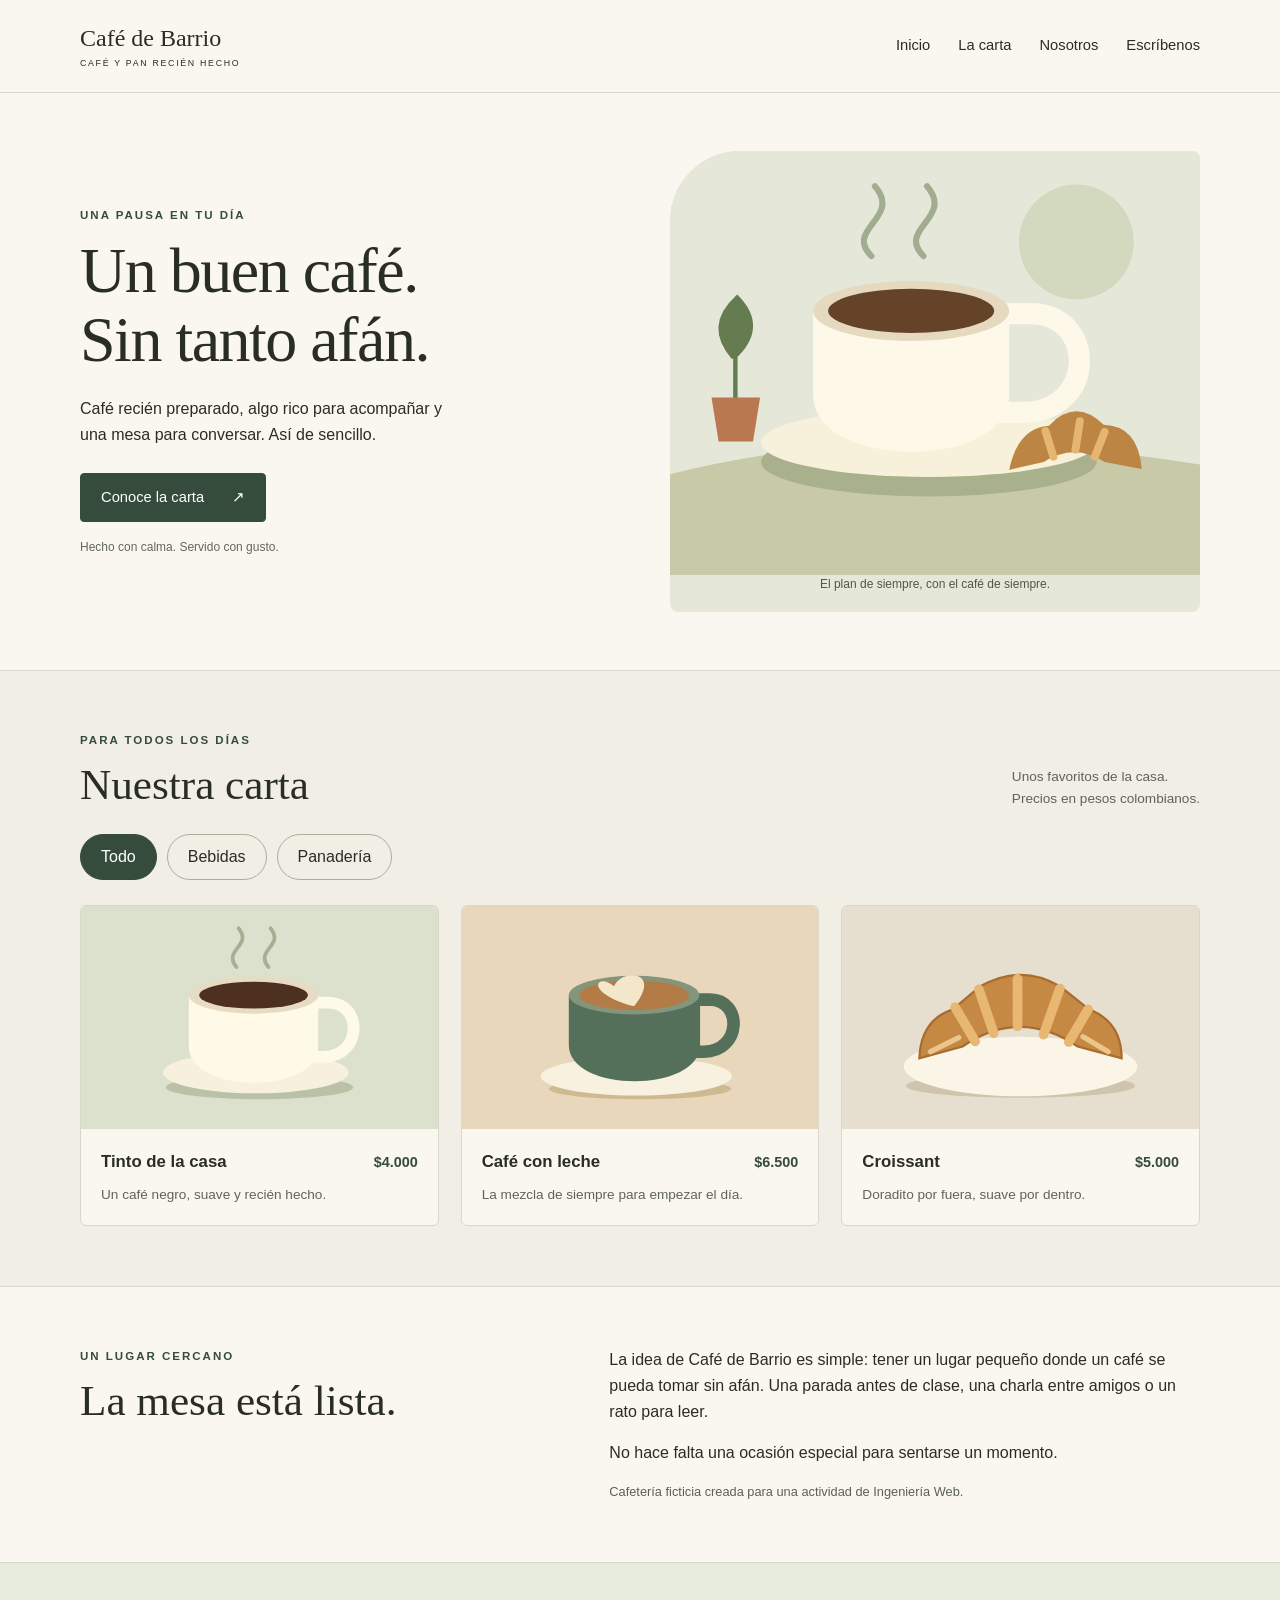
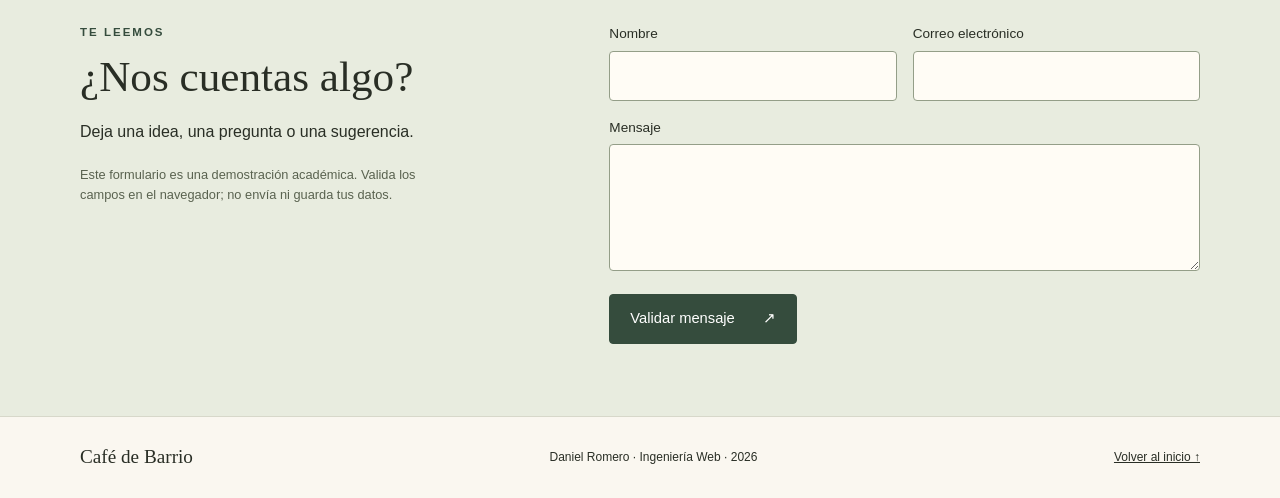
<file: index.html>
<!DOCTYPE html>
<html lang="es">
<head>
  <meta charset="UTF-8">
  <meta name="viewport" content="width=device-width, initial-scale=1.0">
  <meta name="description" content="Café de Barrio: proyecto académico de una cafetería con menú y formulario de contacto.">
  <title>Café de Barrio | Un buen café, cerca de ti</title>
  <link rel="icon" href="img/taza.svg" type="image/svg+xml">
  <link rel="stylesheet" href="css/estilos.css">
  <script src="js/main.js" defer></script>
</head>
<body>
  <a class="saltar" href="#contenido">Saltar al contenido</a>
  <header class="encabezado">
    <div class="contenedor barra">
      <a class="marca" href="#inicio" aria-label="Café de Barrio, inicio">Café de Barrio<span>CAFÉ Y PAN RECIÉN HECHO</span></a>
      <button class="boton-menu" type="button" aria-controls="navegacion" aria-expanded="false">Menú <span aria-hidden="true">☰</span></button>
      <nav id="navegacion" aria-label="Navegación principal">
        <a href="#inicio">Inicio</a>
        <a href="#carta">La carta</a>
        <a href="#nosotros">Nosotros</a>
        <a href="#contacto">Escríbenos</a>
      </nav>
    </div>
  </header>
  <main id="contenido">
    <section class="portada contenedor" id="inicio" aria-labelledby="titulo">
      <div class="presentacion">
        <p class="etiqueta">UNA PAUSA EN TU DÍA</p>
        <h1 id="titulo">Un buen café.<br>Sin tanto afán.</h1>
        <p>Café recién preparado, algo rico para acompañar y una mesa para conversar. Así de sencillo.</p>
        <a class="boton" href="#carta">Conoce la carta <span aria-hidden="true">↗</span></a>
        <p class="nota">Hecho con calma. Servido con gusto.</p>
      </div>
      <figure class="imagen-portada">
        <img src="img/cafe-mesa.svg" alt="Ilustración de una taza de café con un pan sobre una mesa" width="600" height="480">
        <figcaption>El plan de siempre, con el café de siempre.</figcaption>
      </figure>
    </section>
    <section class="seccion carta" id="carta" aria-labelledby="titulo-carta">
      <div class="contenedor">
        <div class="titulo-seccion"><div><p class="etiqueta">PARA TODOS LOS DÍAS</p><h2 id="titulo-carta">Nuestra carta</h2></div><p>Unos favoritos de la casa.<br>Precios en pesos colombianos.</p></div>
        <div class="filtros" role="group" aria-label="Filtrar productos">
          <button class="filtro activo" type="button" data-categoria="todos" aria-pressed="true">Todo</button>
          <button class="filtro" type="button" data-categoria="bebidas" aria-pressed="false">Bebidas</button>
          <button class="filtro" type="button" data-categoria="panaderia" aria-pressed="false">Panadería</button>
        </div>
        <p id="estado-filtro" class="solo-lector" aria-live="polite"></p>
        <div class="productos">
          <article class="producto" data-tipo="bebidas">
            <img src="img/tinto.svg" alt="Taza pequeña de café negro" width="480" height="300" loading="lazy">
            <div class="detalle"><div class="nombre-precio"><h3>Tinto de la casa</h3><span>$4.000</span></div><p>Un café negro, suave y recién hecho.</p></div>
          </article>
          <article class="producto" data-tipo="bebidas">
            <img src="img/latte.svg" alt="Taza de café con leche y espuma" width="480" height="300" loading="lazy">
            <div class="detalle"><div class="nombre-precio"><h3>Café con leche</h3><span>$6.500</span></div><p>La mezcla de siempre para empezar el día.</p></div>
          </article>
          <article class="producto" data-tipo="panaderia">
            <img src="img/croissant.svg" alt="Pan en forma de media luna sobre un plato" width="480" height="300" loading="lazy">
            <div class="detalle"><div class="nombre-precio"><h3>Croissant</h3><span>$5.000</span></div><p>Doradito por fuera, suave por dentro.</p></div>
          </article>
        </div>
      </div>
    </section>
    <section class="seccion contenedor nosotros" id="nosotros" aria-labelledby="titulo-nosotros">
      <div><p class="etiqueta">UN LUGAR CERCANO</p><h2 id="titulo-nosotros">La mesa está lista.</h2></div>
      <div><p>La idea de Café de Barrio es simple: tener un lugar pequeño donde un café se pueda tomar sin afán. Una parada antes de clase, una charla entre amigos o un rato para leer.</p><p>No hace falta una ocasión especial para sentarse un momento.</p><p class="aclaracion">Cafetería ficticia creada para una actividad de Ingeniería Web.</p></div>
    </section>
    <section class="seccion contacto" id="contacto" aria-labelledby="titulo-contacto">
      <div class="contenedor contacto-grid">
        <div><p class="etiqueta">TE LEEMOS</p><h2 id="titulo-contacto">¿Nos cuentas algo?</h2><p>Deja una idea, una pregunta o una sugerencia.</p><p class="aviso">Este formulario es una demostración académica. Valida los campos en el navegador; no envía ni guarda tus datos.</p></div>
        <form id="formulario">
          <div class="campos"><div><label for="nombre">Nombre</label><input id="nombre" name="nombre" type="text" autocomplete="given-name" maxlength="60" required></div><div><label for="correo">Correo electrónico</label><input id="correo" name="correo" type="email" autocomplete="email" required></div></div>
          <label for="mensaje">Mensaje</label><textarea id="mensaje" name="mensaje" rows="4" minlength="10" maxlength="500" required></textarea>
          <button class="boton" type="submit">Validar mensaje <span aria-hidden="true">↗</span></button>
          <p id="respuesta" class="respuesta" role="status"></p>
        </form>
      </div>
    </section>
  </main>
  <footer class="pie"><div class="contenedor"><p>Café de Barrio</p><p>Daniel Romero · Ingeniería Web · 2026</p><a href="#inicio">Volver al inicio ↑</a></div></footer>
</body>
</html>
</file>
<file: css/estilos.css>
/* Base para celular. Las columnas se agregan cuando hay más espacio. */
:root {
  --fondo: #faf7f0;
  --tinta: #292e25;
  --verde: #354c3d;
  --suave: #e8ecdf;
  --borde: #d7d8ca;
}
* { box-sizing: border-box; }
html { scroll-behavior: smooth; scroll-padding-top: 20px; }
body { margin: 0; background: var(--fondo); color: var(--tinta); font-family: Arial, sans-serif; line-height: 1.6; }
img { display: block; max-width: 100%; height: auto; }
a { color: inherit; }
button, input, textarea { font: inherit; }
button, .boton { cursor: pointer; }
button, a, input, textarea { -webkit-tap-highlight-color: transparent; }
:focus-visible { outline: 3px solid #976524; outline-offset: 4px; }
[hidden] { display: none !important; }
.contenedor { width: min(1120px, 90%); margin-inline: auto; }
h1, h2, h3, p, figure { margin: 0; }
h1, h2, .marca, .pie > div > p:first-child { font-family: Georgia, serif; }
h1 { font-size: clamp(2.65rem, 5vw, 4.7rem); line-height: 1.08; font-weight: 500; letter-spacing: -1.5px; margin: 12px 0 22px; }
h2 { font-size: clamp(2rem, 3.5vw, 2.7rem); line-height: 1.15; font-weight: 500; }
h3 { font-size: 1.05rem; }
.etiqueta { font-size: .72rem; font-weight: bold; letter-spacing: 2px; color: var(--verde); }
.encabezado { border-bottom: 1px solid var(--borde); }
.barra { display: flex; flex-wrap: wrap; align-items: center; justify-content: space-between; padding-block: 18px; gap: 18px; }
.marca { text-decoration: none; font-size: 1.5rem; line-height: 1.25; }
.marca span { display: block; font-family: Arial, sans-serif; font-size: .55rem; letter-spacing: 1.7px; margin-top: 5px; }
.boton-menu { display: none; border: 1px solid var(--borde); border-radius: 5px; padding: 8px 12px; color: var(--tinta); background: transparent; }
.boton-menu span { margin-left: 8px; }
nav { display: flex; flex-wrap: wrap; gap: 12px 22px; width: 100%; }
nav a { text-decoration: none; font-size: .92rem; padding-block: 6px; }
nav a:hover { text-decoration: underline; text-underline-offset: 5px; }
/* Sin JavaScript los enlaces siguen visibles. */
.js .boton-menu { display: inline-block; }
.js nav { display: none; flex-direction: column; gap: 3px; }
.js nav.abierto { display: flex; }
.portada { display: grid; gap: 30px; padding-block: 44px; align-items: center; }
.presentacion > p:not(.etiqueta) { max-width: 390px; }
.boton { display: inline-flex; align-items: center; justify-content: space-between; gap: 28px; background: var(--verde); color: white; padding: 12px 20px; border: 1px solid var(--verde); border-radius: 4px; text-decoration: none; font-size: .92rem; min-height: 46px; }
.presentacion .boton { margin-top: 25px; }
.boton:hover { background: #25392c; }
.presentacion .nota { font-size: .75rem; color: #626958; margin-top: 16px; }
.imagen-portada { background: #e5e8d9; border-radius: 70px 8px 8px 8px; overflow: hidden; }
.imagen-portada img { width: 100%; }
figcaption { padding: 0 20px 18px; text-align: center; font-size: .75rem; color: #4f5848; }
.seccion { padding-block: 48px; }
.carta { background: #f0eee5; border-block: 1px solid var(--borde); }
.titulo-seccion { display: flex; flex-direction: column; gap: 15px; }
.titulo-seccion h2, .nosotros h2, .contacto h2 { margin-top: 10px; }
.titulo-seccion > p { font-size: .85rem; color: #5e6557; }
.filtros { display: flex; flex-wrap: wrap; gap: 10px; margin: 25px 0; }
.filtro { border: 1px solid #a8af9c; background: transparent; color: var(--tinta); border-radius: 24px; padding: 9px 20px; min-height: 44px; }
.filtro.activo { background: var(--verde); color: white; border-color: var(--verde); }
.productos { display: grid; grid-template-columns: 1fr; gap: 22px; }
.producto { background: var(--fondo); border: 1px solid var(--borde); border-radius: 6px; overflow: hidden; transition: transform .2s; }
.producto:hover { transform: translateY(-4px); }
.producto img { width: 100%; aspect-ratio: 8 / 5; object-fit: cover; }
.detalle { padding: 20px; }
.nombre-precio { display: flex; justify-content: space-between; gap: 12px; align-items: baseline; flex-wrap: wrap; }
.nombre-precio span { font-size: .9rem; color: var(--verde); font-weight: bold; white-space: nowrap; }
.detalle p { margin-top: 8px; font-size: .85rem; color: #5e6557; }
.nosotros, .contacto-grid { display: grid; gap: 24px; }
.nosotros p + p { margin-top: 16px; }
.aclaracion, .aviso { font-size: .8rem; color: #59624f; }
.contacto { background: var(--suave); border-block: 1px solid var(--borde); }
.contacto h2 + p { margin-top: 18px; }
.aviso { margin-top: 20px; max-width: 360px; }
.campos { display: grid; gap: 16px; }
label { display: block; font-size: .85rem; margin-bottom: 6px; }
input, textarea { width: 100%; min-width: 0; border: 1px solid #949e88; border-radius: 4px; background: #fffcf5; padding: 11px 12px; color: var(--tinta); }
textarea { resize: vertical; min-height: 115px; }
form > label { margin-top: 16px; }
form .boton { margin-top: 16px; }
.respuesta { margin-top: 12px; font-size: .85rem; color: #244b2e; }
.pie { padding-block: 25px; font-size: .75rem; }
.pie .contenedor { display: flex; flex-direction: column; gap: 10px; }
.pie > div > p:first-child { font-size: 1.2rem; }
.saltar { position: absolute; top: -80px; left: 10px; z-index: 10; padding: 10px; background: white; }
.saltar:focus { top: 10px; }
.solo-lector { position: absolute; width: 1px; height: 1px; padding: 0; margin: -1px; overflow: hidden; clip-path: inset(50%); white-space: nowrap; border: 0; }
/* Tableta: la carta y los campos aprovechan dos columnas. */
@media (min-width: 600px) {
  .productos { grid-template-columns: repeat(2, 1fr); }
  .campos { grid-template-columns: repeat(2, minmax(0, 1fr)); }
  .titulo-seccion { flex-direction: row; justify-content: space-between; align-items: end; }
  .seccion { padding-block: 60px; }
}
/* Desde 900px se muestra el menú completo y la portada se divide. */
@media (min-width: 900px) {
  .barra { flex-wrap: nowrap; padding-block: 23px; }
  nav, .js nav { display: flex; width: auto; flex-direction: row; gap: 28px; }
  .js .boton-menu { display: none; }
  .portada { grid-template-columns: 1fr 1fr; gap: 60px; padding-block: 58px; }
  .productos { grid-template-columns: repeat(3, 1fr); }
  .nosotros, .contacto-grid { grid-template-columns: 1fr 1.3fr; gap: 75px; }
  .pie .contenedor { flex-direction: row; justify-content: space-between; align-items: center; }
}
@media (prefers-reduced-motion: reduce) {
  html { scroll-behavior: auto; }
  .producto { transition: none; }
}
</file>
